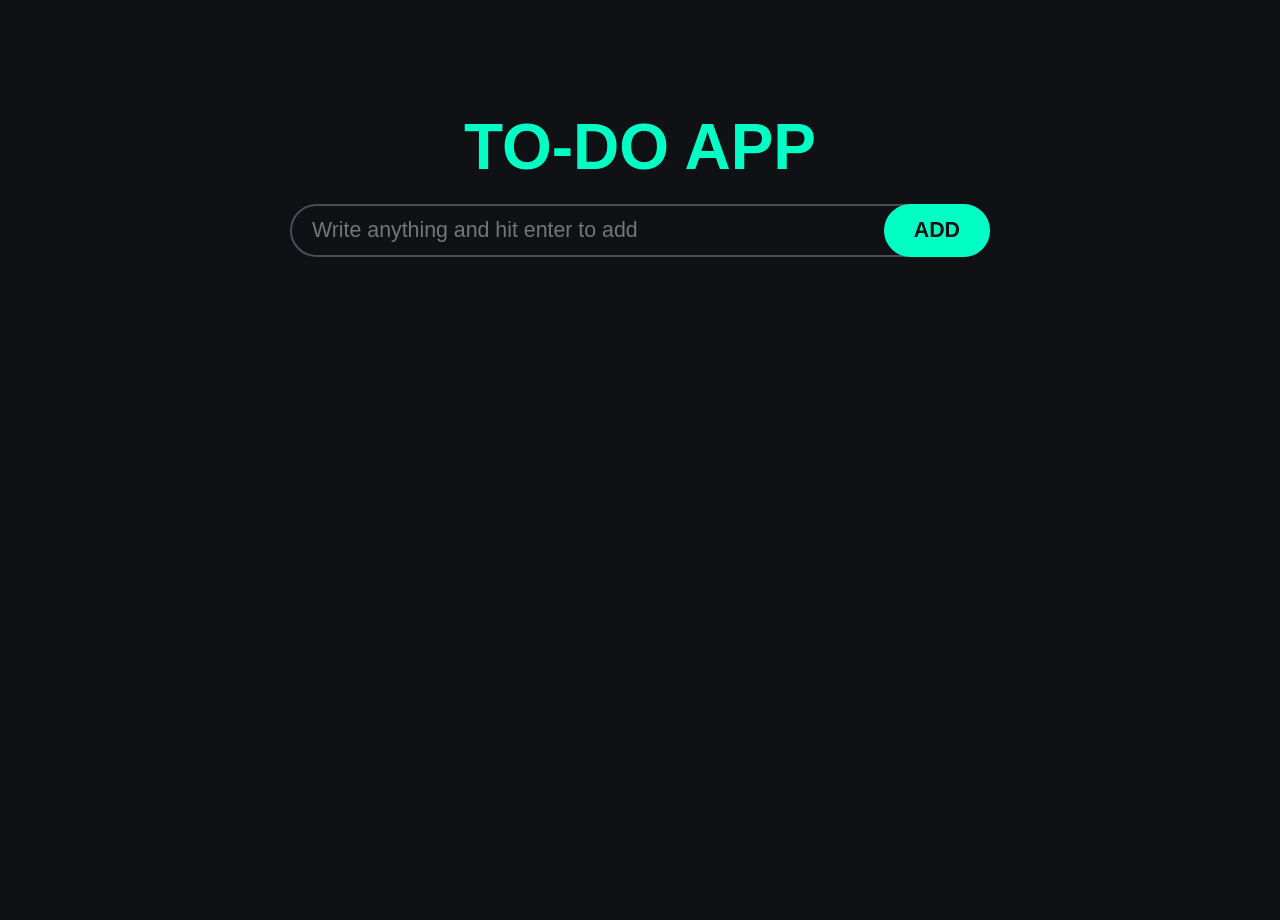
<file: New_to_do/index.html>
<!DOCTYPE html>
<html lang="en">
  <head>
    <meta charset="UTF-8" />
    <meta name="viewport" content="width=device-width, initial-scale=1.0" />
    <title>New TO-DO</title>
    <link rel="stylesheet" href="index.css" />
       <script src="index.js" defer></script>
  </head>
  <body>
    <h1>TO-DO APP</h1>
    <div class="wrapper">
      <form>
        <input
          type="text"
          id="todo-input"
          placeholder="Write anything and hit enter to add"
          autocomplete="off"
        />
        <button id="add-button">ADD</button>
      </form>
      <ul id="todo-list">
        <!-- <li class="todo">
          <input type="checkbox" id="todo-1" />
          <label class="custom-checkbox " for="todo-1">
            <img src="icons/check_24dp_000000_FILL0_wght400_GRAD0_opsz24.svg" />
          </label>
          <label for="todo-1" class="todo-text"
            >webdev project using html css js</label
          >
          <button class="delete-button">
            <img
              src="icons/delete_24dp_E3E3E3_FILL0_wght400_GRAD0_opsz24.svg"
            />
          </button>
        </li>
      
      </ul>
    </div>

 
  </body>
</html>
</file>
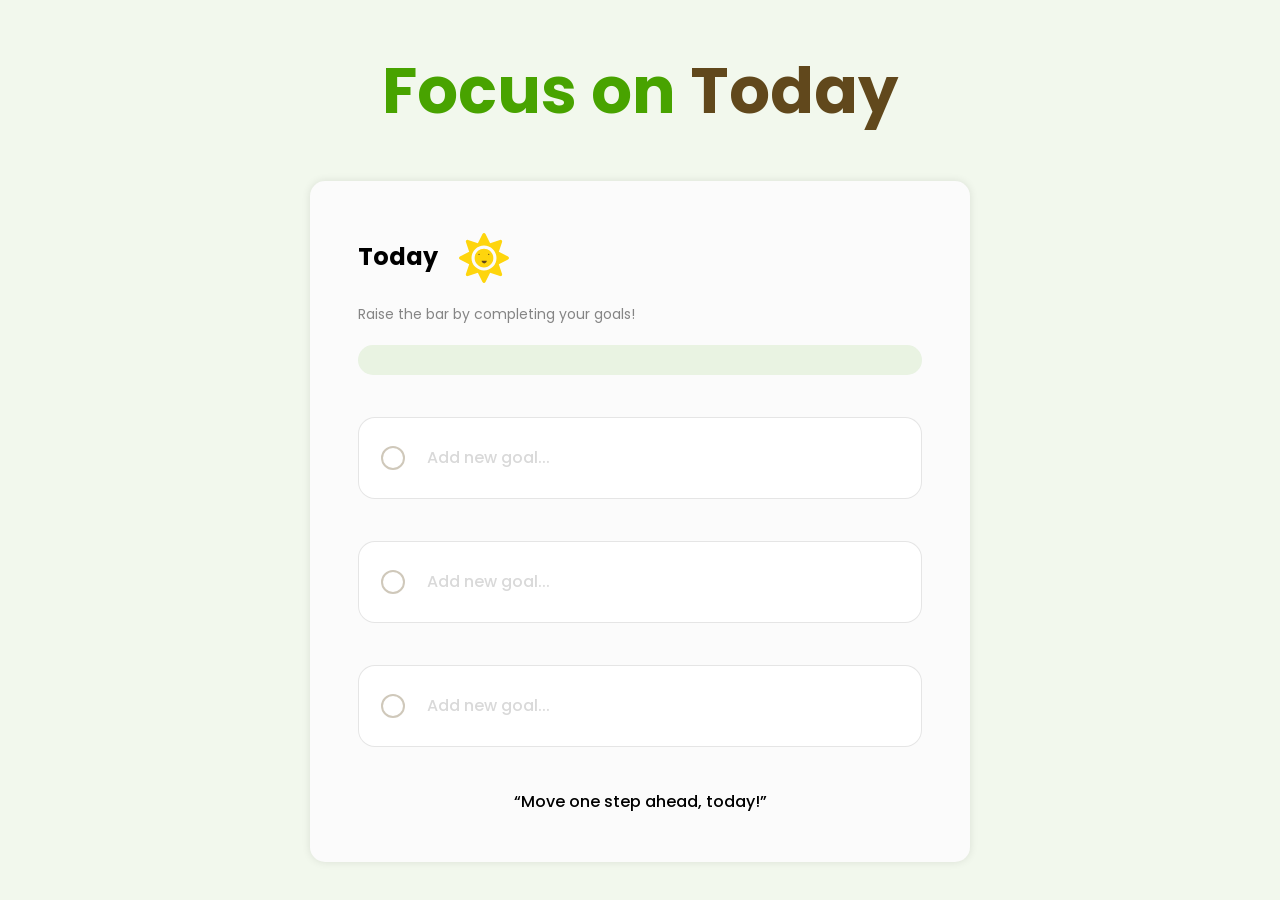
<file: TodoList/index.html>
<!DOCTYPE html>
<html lang="en">
  <head>
    <meta charset="UTF-8" />
    <meta http-equiv="X-UA-Compatible" content="IE=edge" />
    <meta name="viewport" content="width=device-width, initial-scale=1.0" />
    <title>Focus on Today</title>
    <link rel="preconnect" href="https://fonts.googleapis.com" />
    <link rel="preconnect" href="https://fonts.gstatic.com" crossorigin />
    <link
      href="https://fonts.googleapis.com/css2?family=Poppins:wght@400;500;600;700;800&family=Style+Script&display=swap"
      rel="stylesheet"
    />
    <link rel="stylesheet" href="index.css" />
    <script src="index.js" defer></script>
  </head>
  <body>
    <main>
      <h1 class="title">Focus on <span>Today</span></h1>
      <div class="app-container">
        <h2 class="subtitle">
          <span>Today</span>
          <img class="sun-icon" src="assets/Sun.svg" alt="sun" />
        </h2>
        <p class="progress-label">Raise the bar by completing your goals!</p>
        <div class="progress-bar">
          <div class="progress-value">
            <span>2/3 Completed</span>
          </div>
          <p class="error-label">Please set all the 3 goals!</p>
        </div>

        <div class="goal-container">
          <div class="custom-checkbox">
            <img
              class="check-icon"
              src="assets/check-icon.svg"
              alt="check-icon"
            />
          </div>
          <input
            id="first"
            class="goal-input"
            type="text"
            placeholder="Add new goal... "
          />
        </div>
        <div class="goal-container">
          <div class="custom-checkbox">
            <img
              class="check-icon"
              src="assets/check-icon.svg"
              alt="check-icon"
            />
          </div>
          <input
            id="second"
            class="goal-input"
            type="text"
            placeholder="Add new goal... "
          />
        </div>
        <div class="goal-container">
          <div class="custom-checkbox">
            <img
              class="check-icon"
              src="assets/check-icon.svg"
              alt="check-icon"
            />
          </div>
          <input
            id="third"
            class="goal-input"
            type="text"
            placeholder="Add new goal... "
          />
        </div>

        <p class="quote">“Move one step ahead, today!”</p>
       
      </div>
    </main>
  </body>
</html>
</file>
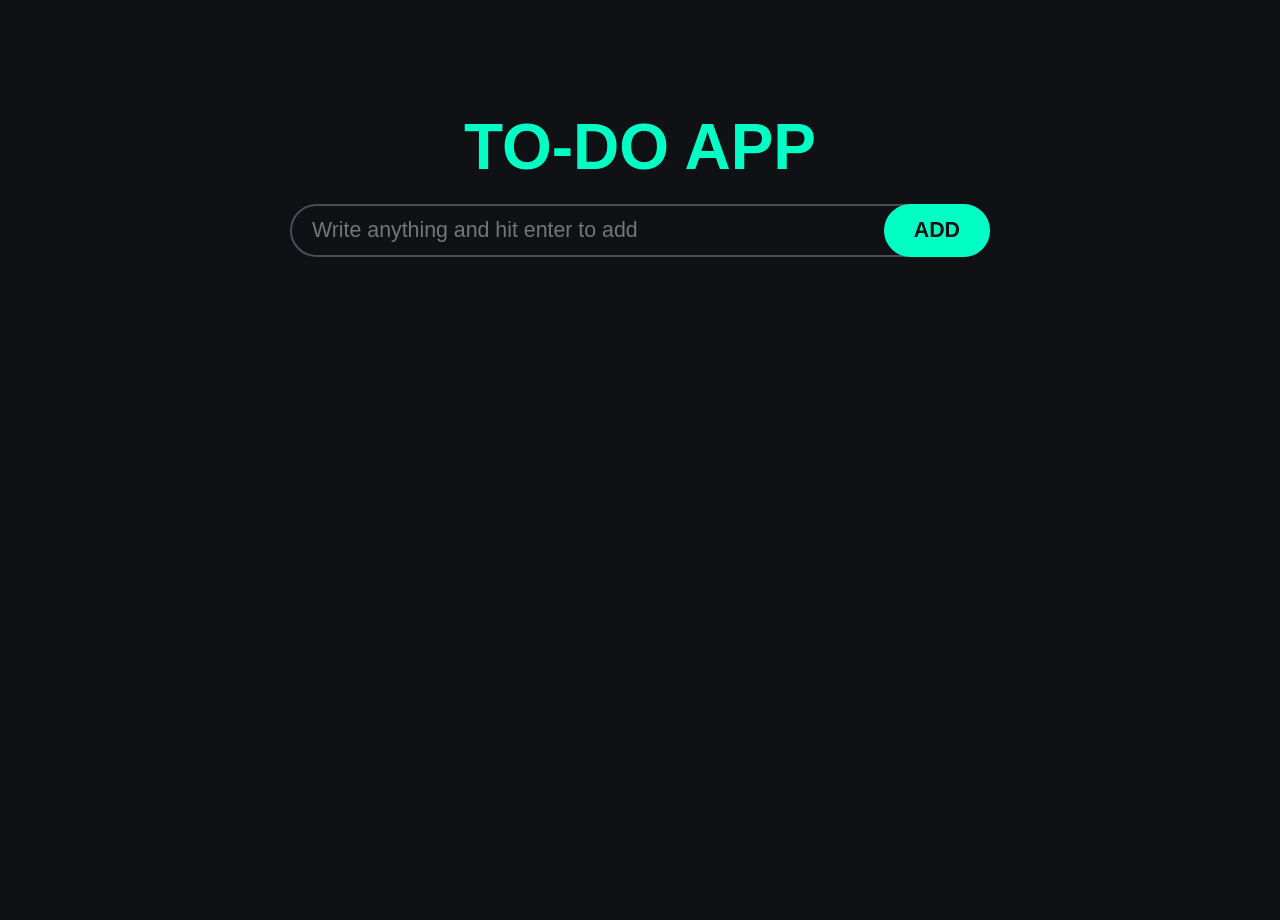
<file: TodoList/New_to_do/index.html>
<!DOCTYPE html>
<html lang="en">
  <head>
    <meta charset="UTF-8" />
    <meta name="viewport" content="width=device-width, initial-scale=1.0" />
    <title>New TO-DO</title>
    <link rel="stylesheet" href="index.css" />
       <script src="index.js" defer></script>
  </head>
  <body>
    <h1>TO-DO APP</h1>
    <div class="wrapper">
      <form>
        <input
          type="text"
          id="todo-input"
          placeholder="Write anything and hit enter to add"
          autocomplete="off"
        />
        <button id="add-button">ADD</button>
      </form>
      <ul id="todo-list">
        <!-- <li class="todo">
          <input type="checkbox" id="todo-1" />
          <label class="custom-checkbox " for="todo-1">
            <img src="icons/check_24dp_000000_FILL0_wght400_GRAD0_opsz24.svg" />
          </label>
          <label for="todo-1" class="todo-text"
            >webdev project using html css js</label
          >
          <button class="delete-button">
            <img
              src="icons/delete_24dp_E3E3E3_FILL0_wght400_GRAD0_opsz24.svg"
            />
          </button>
        </li>
        <li class="todo">
          <input type="checkbox" id="todo-2" />
          <label class="custom-checkbox " for="todo-2">
            <img src="icons/check_24dp_000000_FILL0_wght400_GRAD0_opsz24.svg" />
          </label>
          <label for="todo-2" class="todo-text"
            >webdev project using html css js</label
          >
          <button class="delete-button">
            <img 
              src="icons/delete_24dp_E3E3E3_FILL0_wght400_GRAD0_opsz24.svg"
            />
          </button>
        </li> -->
      </ul>
    </div>

 
  </body>
</html>
</file>
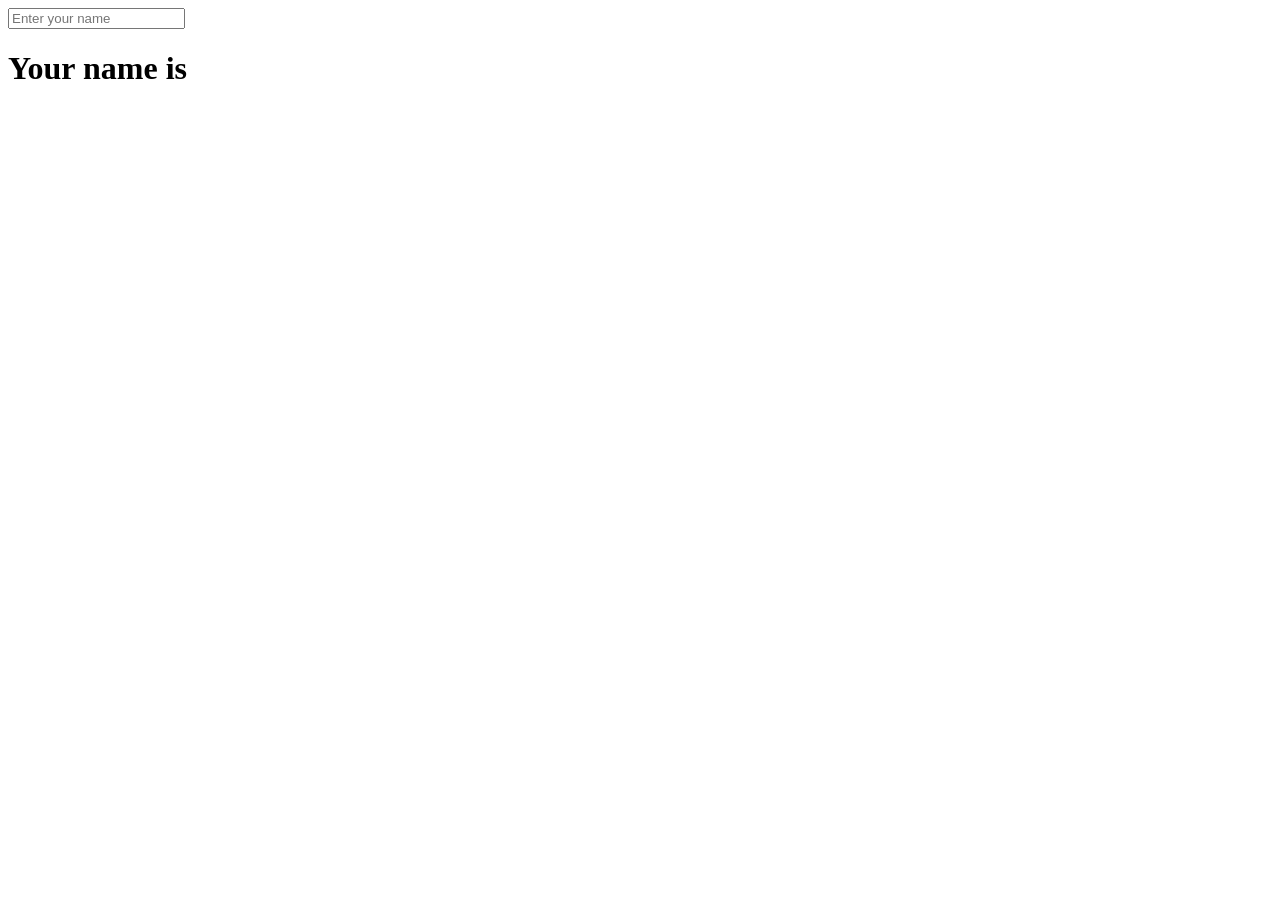
<file: TodoList/localStorage.html>
<!DOCTYPE html>
<html lang="en">
  <head>
    <meta charset="UTF-8" />
    <meta name="viewport" content="width=device-width, initial-scale=1.0" />
    <title>Local Storage</title>
  </head>
  <body>
    <input type="text" placeholder="Enter your name" />
    <h1>
      Your name is <p></p>
    </h1>

    <script>
      const h1 = document.querySelector("p");
      const input = document.querySelector("input");

      // Load saved name from localStorage if exists
      const savedName = localStorage.getItem("name");
      if (savedName) {
        h1.textContent = savedName;
        input.value = savedName;
      }

      // Save input to localStorage and update <p>
      input.addEventListener("input", (e) => {
        const name = e.target.value;
        localStorage.setItem("name", name);
        h1.textContent = name;
      });
    </script>
  </body>
</html>
</file>
<file: New_to_do/index.css>
:root{
    --background: #101114;
    --primary-color: #1C1D20;
    --secondary-color: #4A4D57;
    --accent-color: #00FFC4;
    --text-color: #F9F9F9;
}
*{
    margin: 0;
    padding: 0;
}
html{
  font-family: 'Segoe UI', Tahoma, Geneva, Verdana, sans-serif;
  font-size: 16pt;
  color: var(--text-color);
}
body{
    min-height: 100vh;
    padding: 10px;
    background-color: var(--background);
    display: flex;
    flex-direction: column;
    align-items: center;
}
h1{
    margin-top: 100px;
    margin-bottom: 20px;
    font-size: 3rem;
    font-weight: 800;
    text-transform: uppercase;
    text-align: center;
    color: var(--accent-color);
}
.wrapper{
    width: 700px;
    max-width: 100%;
    display: flex;
    flex-direction: column;
    gap: 10px;
}
#todo-input{
    box-sizing: border-box;
    padding: 12px 20px;
    width: 100%;
    background: none;
    border: 2px solid var(--secondary-color);
    border-radius: 1000px;
    font: inherit;
    color: var(--text-color);
    caret-color: var(--accent-color);
}
#todo-input:focus{
    outline: none;
}
form{
    position: relative;
}
#add-button{
    position: absolute;
    top: 0;
    right: 0;

    background-color: var(--accent-color);
    height: 100%;
    padding: 0 30px;
    border: none;
    border-radius: 1000px;
    font: inherit;
    font-weight: 600;
    color: var(--background);
    cursor: pointer;
}
.todo{
    margin-bottom: 10px;
    padding: 0 16px;
    background-color: var(--primary-color);
    border-radius: 15px;
    display: flex;
    align-items: center;
}
.todo .todo-text{
    padding: 15px;
    padding-right: 0;
    flex-grow: 1;
    transition: 200ms ease;
}
.delete-button{
    padding: 3px;
    background: none;
    border: none;
    display: flex;
    justify-content: center;
    align-items: center;
    cursor: pointer;
}
.delete-button svg{
    transition: 200ms ease;
}
.delete-button:hover img{
    background-color: #ff0033;
}
.custom-checkbox{
    border: 2px solid var(--accent-color);
    border-radius: 50%;
    min-height: 20px;
    min-width: 20px;
    display: flex;
    justify-content: center;
    align-items: center;
    flex-shrink: 0;
    transition: 200ms ease;
    cursor: pointer;
}
input[type="checkbox"]:checked ~ .custom-checkbox{
    background-color: var(--accent-color);
}
input[type="checkbox"]:checked ~ .custom-checkbox svg{
    fill: var(--primary-color);
}
input[type="checkbox"]:checked ~ .todo-text{
    text-decoration: line-through;
    color: var(--secondary-color);
}
input[type="checkbox"]{
    display: none;
}
@media(max-width: 500px){
    html{
        font-size: 12pt;
    }
    #add-button{
        position: unset;
        width: 100%;
        margin-top: 10px;
        padding: 15px;
        height: auto;
    }
    h1{
        margin-top: 50px;
        font-size: 15vw;
    }
}
</file>
<file: TodoList/index.css>
* {
    box-sizing: border-box;
}

body {
  background-color: rgba(72, 163, 0, 0.07);
  font-family: 'Poppins', sans-serif;
  margin: 0;
}

main {
  padding: 0 16px 32px;
}

.title {
  font-size: 64px;
  color: #48a300;
  text-align: center;
}

.title span {
  color: #61481c;
}

.app-container {
  background-color: #fbfbfb;
  max-width: 660px;
  margin-inline: auto;
  border-radius: 15px;
  padding: 32px 48px;
  box-shadow: 0 0 8px 0px rgba(0, 0, 0, 0.1);
}

.sun-icon {
  vertical-align: middle;
  margin-left: 16px;
}

.progress-label {
  font-size: 14px;
  color: #858585;
  margin-bottom: 20px;
}

.progress-bar {
  height: 30px;
  background-color: rgba(72, 163, 0, 0.1);
  border-radius: 15px;
  margin-bottom: 42px;
}

.progress-value {
  height: 100%;
  width: 0;
  background-color: #48a300;
  border-radius: 15px;
  font-weight: 500;
  font-size: 10px;
  color: #eeffe0;
  display: flex;
  align-items: center;
  overflow: hidden;
  transition: width 0.2s ease-in-out;
}

.progress-value span {
  padding-left: 20px;
  min-width: max-content;
}

.error-label {
  font-size: 12px;
  color: #ff5151;
  margin-top: 4px;
  display: none;
}

.show-error .error-label {
    display: block;
}

.goal-container {
  border: 1px solid rgba(0, 0, 0, 0.1);
  border-radius: 17px;
  height: 82px;
  display: flex;
  align-items: center;
  padding: 0 22px;
  background-color: #ffffff;
  margin-bottom: 42px;
}

.custom-checkbox {
  width: 24px;
  height: 24px;
  border: 2px solid rgba(97, 72, 28, 0.3);
  border-radius: 50%;
  flex-shrink: 0;
  cursor: pointer;
  display: flex;
  align-items: center;
  justify-content: center;
}

.check-icon {
    display: none;
}

.goal-input {
  border: none;
  outline: none;
  padding-left: 22px;
  font-family: inherit;
  font-size: 16px;
  align-self: stretch;
  width: 100%;
  font-weight: 500;
}

.goal-input::placeholder {
  color: #d9d9d9;
}

.quote {
  font-weight: 500;
  text-align: center;
}

.made-with {
  font-weight: 500;
  font-size: 10px;
  text-align: center;
  color: #858585;
  margin-top: 64px;
}

.completed .custom-checkbox {
    background: #48A300;
    border-color: #48A300;
}

.completed .check-icon {
    display: block;
}

.completed .goal-input {
    color: #48A300;
    text-decoration-line: line-through;
}

@media (max-width: 768px) {
  .title {
    font-size: 32px;
  }

  .app-container {
    padding: 16px 32px;
  }
  
  .goal-container {
    height: 64px;
    margin-bottom: 24px;
    border-radius: 12px;
  }

  .custom-checkbox {
    width: 20px;
    height: 20px;
  }
  
  .made-with {
    margin-top: 32px;
  }

  .progress-bar {
    height: 24px;
  }
}
</file>
<file: TodoList/New_to_do/index.css>
:root{
    --background: #101114;
    --primary-color: #1C1D20;
    --secondary-color: #4A4D57;
    --accent-color: #00FFC4;
    --text-color: #F9F9F9;
}
*{
    margin: 0;
    padding: 0;
}
html{
  font-family: 'Segoe UI', Tahoma, Geneva, Verdana, sans-serif;
  font-size: 16pt;
  color: var(--text-color);
}
body{
    min-height: 100vh;
    padding: 10px;
    background-color: var(--background);
    display: flex;
    flex-direction: column;
    align-items: center;
}
h1{
    margin-top: 100px;
    margin-bottom: 20px;
    font-size: 3rem;
    font-weight: 800;
    text-transform: uppercase;
    text-align: center;
    color: var(--accent-color);
}
.wrapper{
    width: 700px;
    max-width: 100%;
    display: flex;
    flex-direction: column;
    gap: 10px;
}
#todo-input{
    box-sizing: border-box;
    padding: 12px 20px;
    width: 100%;
    background: none;
    border: 2px solid var(--secondary-color);
    border-radius: 1000px;
    font: inherit;
    color: var(--text-color);
    caret-color: var(--accent-color);
}
#todo-input:focus{
    outline: none;
}
form{
    position: relative;
}
#add-button{
    position: absolute;
    top: 0;
    right: 0;

    background-color: var(--accent-color);
    height: 100%;
    padding: 0 30px;
    border: none;
    border-radius: 1000px;
    font: inherit;
    font-weight: 600;
    color: var(--background);
    cursor: pointer;
}
.todo{
    margin-bottom: 10px;
    padding: 0 16px;
    background-color: var(--primary-color);
    border-radius: 15px;
    display: flex;
    align-items: center;
}
.todo .todo-text{
    padding: 15px;
    padding-right: 0;
    flex-grow: 1;
    transition: 200ms ease;
}
.delete-button{
    padding: 3px;
    background: none;
    border: none;
    display: flex;
    justify-content: center;
    align-items: center;
    cursor: pointer;
}
.delete-button svg{
    transition: 200ms ease;
}
.delete-button:hover svg{
    fill: #ff0033;
}
.custom-checkbox{
    border: 2px solid var(--accent-color);
    border-radius: 50%;
    min-height: 20px;
    min-width: 20px;
    display: flex;
    justify-content: center;
    align-items: center;
    flex-shrink: 0;
    transition: 200ms ease;
    cursor: pointer;
}
input[type="checkbox"]:checked ~ .custom-checkbox{
    background-color: var(--accent-color);
}
input[type="checkbox"]:checked ~ .custom-checkbox svg{
    fill: var(--primary-color);
}
input[type="checkbox"]:checked ~ .todo-text{
    text-decoration: line-through;
    color: var(--secondary-color);
}
input[type="checkbox"]{
    display: none;
}
@media(max-width: 500px){
    html{
        font-size: 12pt;
    }
    #add-button{
        position: unset;
        width: 100%;
        margin-top: 10px;
        padding: 15px;
        height: auto;
    }
    h1{
        margin-top: 50px;
        font-size: 15vw;
    }
}
</file>
